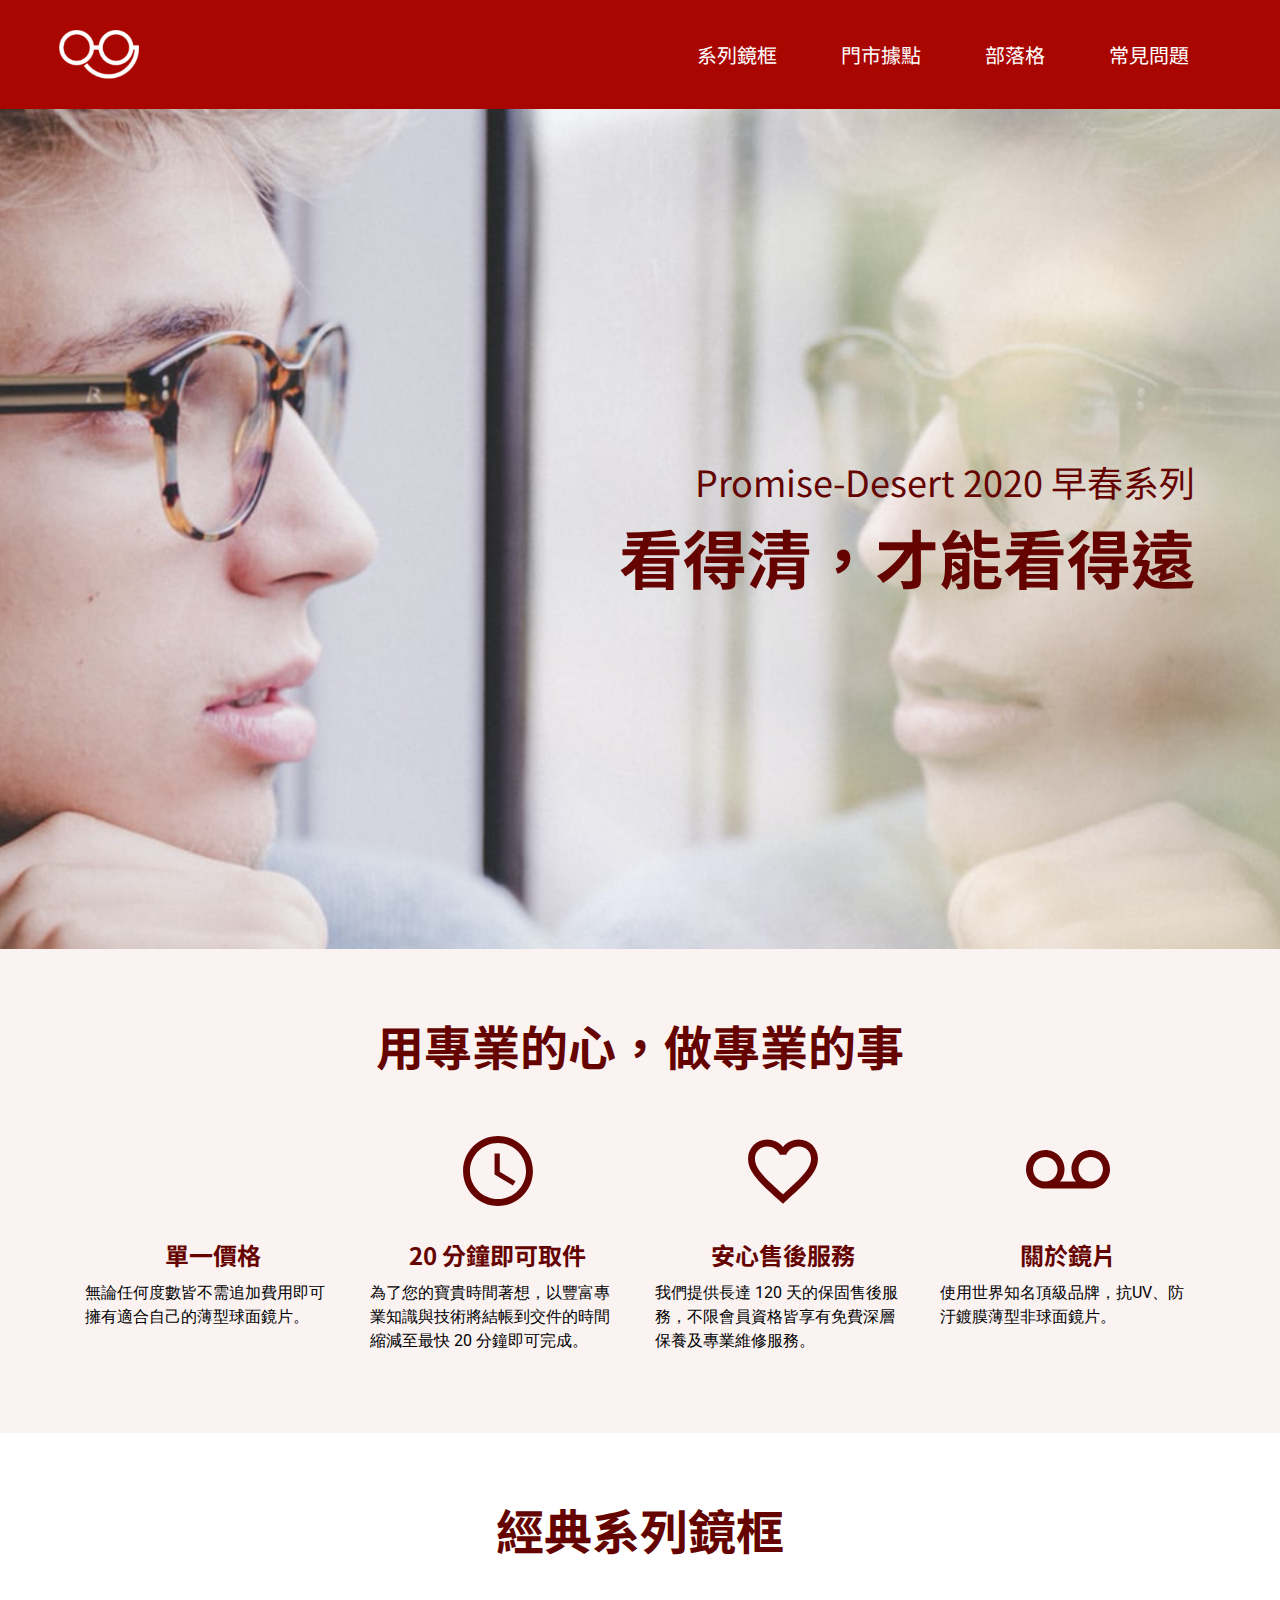
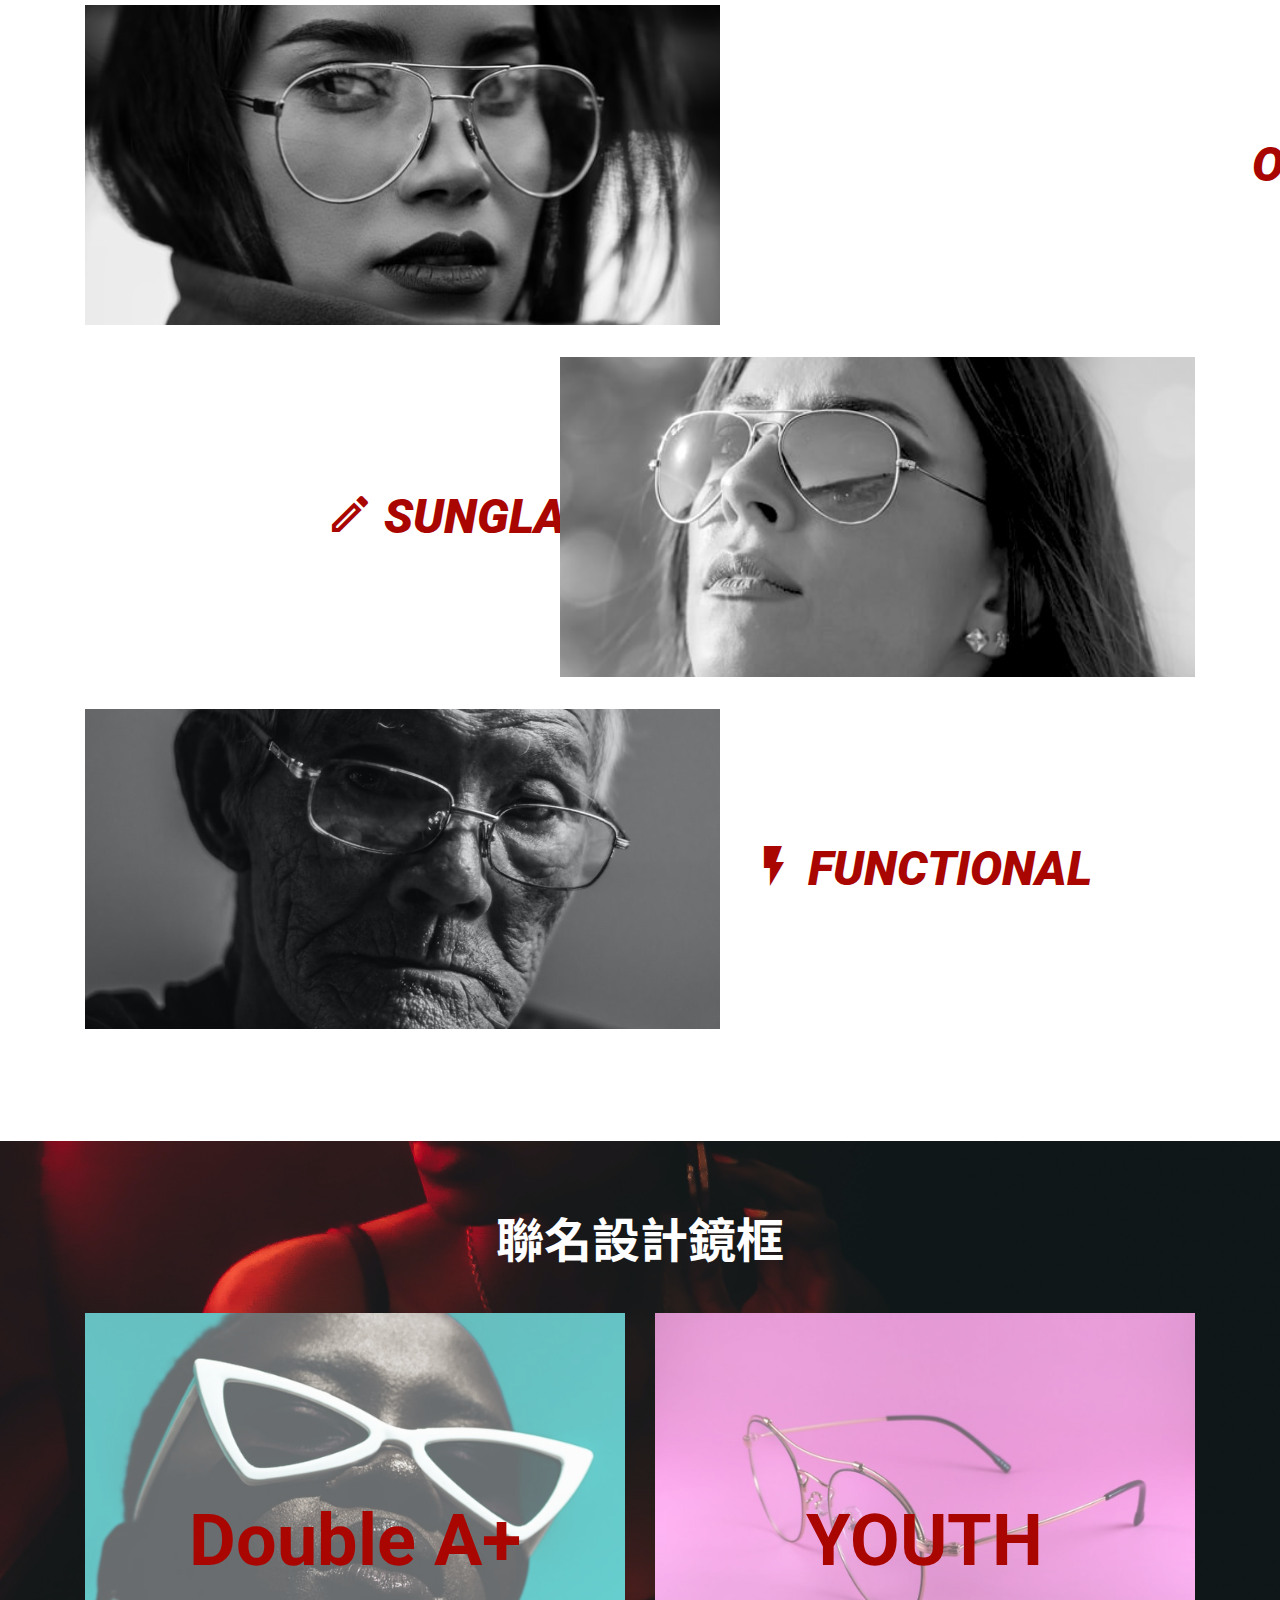
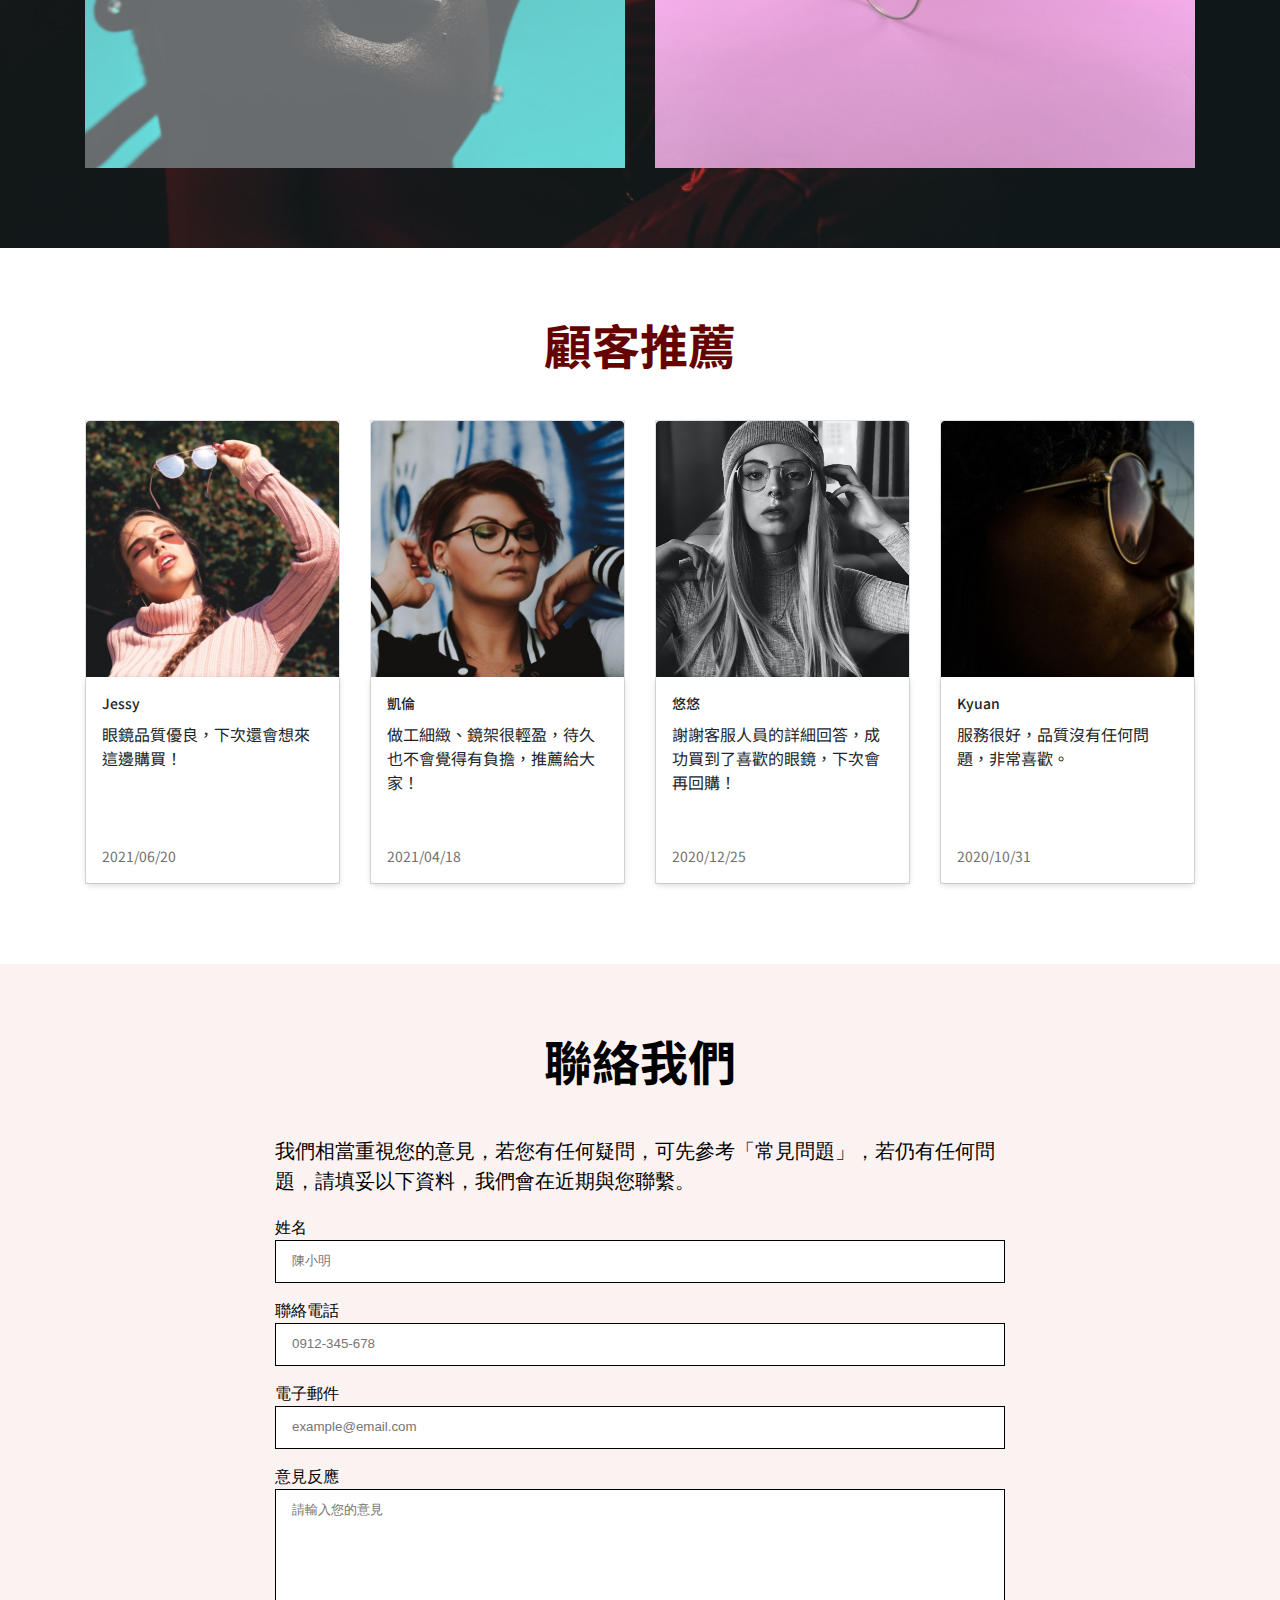
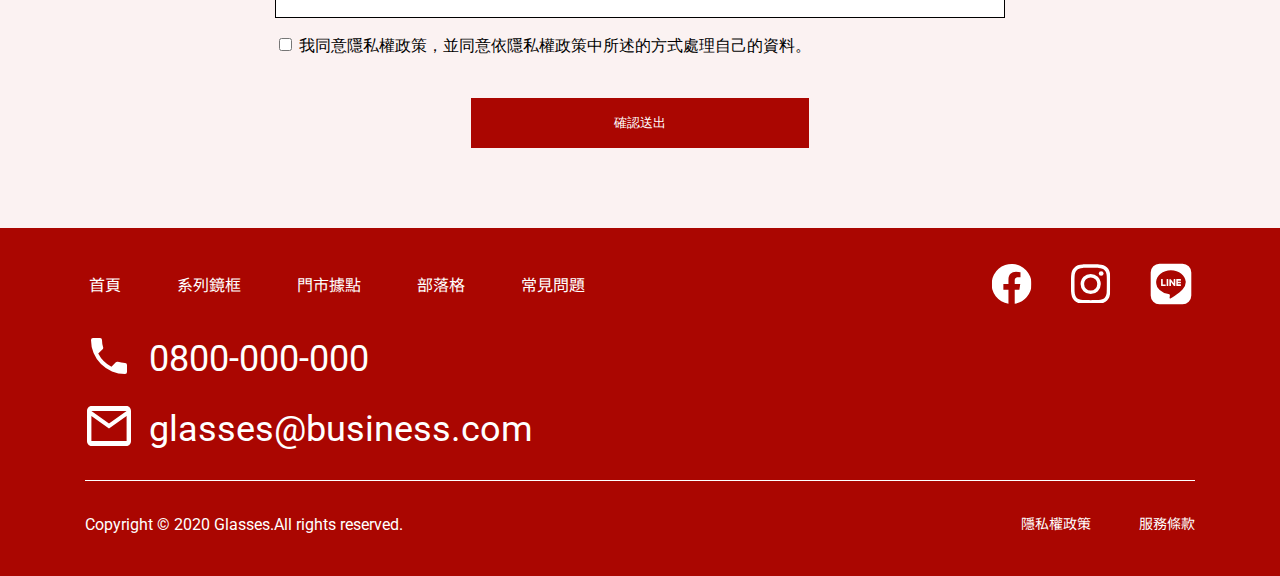
<file: index.html>
<!DOCTYPE html>
<html lang="zh-Hant">
  <head>
    <meta charset="UTF-8" />
    <meta name="viewport" content="width=device-width, initial-scale=1.0" />
    <meta http-equiv="X-UA-Compatible" content="ie=edge" />
    <title>八角眼鏡-首頁</title>
    <link rel="stylesheet" href="./assets/style/all.css" />
    <link
      href="https://fonts.googleapis.com/css2?family=Material+Icons+Outlined"
      rel="stylesheet"
    />
  </head>

  <body>
    <main>
      <nav class="d_flex justify_sb">
        <h1 class="logo"><a href="index.html">八角眼鏡</a></h1>

        <ul class="menu">
          <li><a href="#">系列鏡框</a></li>
          <li><a href="location.html">門市據點</a></li>
          <li><a href="#">部落格</a></li>
          <li><a href="faq.html">常見問題</a></li>
        </ul>
      </nav>

      
<div class="no_content"></div>
<header class="header">
  <div class="container">
    <div class="slogan">
      <span>Promise-Desert 2020 早春系列</span>
      <h2>看得清，才能看得遠</h2>
    </div>
  </div>
</header>
<section class="proheart">
  <div class="container">
    <h3 class="title">用專業的心，做專業的事</h3>
    <ul class="special">
      <li>
        <div class="img_block">
          <span class="material-icons-outlined"> paid </span>
        </div>
        <h5 class="title_sm">單一價格</h5>
        <p>無論任何度數皆不需追加費用即可擁有適合自己的薄型球面鏡片。</p>
      </li>
      <li>
        <div class="img_block">
          <span class="material-icons-outlined">
            access_time
            </span>
        </div>

        <h5 class="title_sm">20 分鐘即可取件</h5>
        <p>
          為了您的寶貴時間著想，以豐富專業知識與技術將結帳到交件的時間縮減至最快
          20 分鐘即可完成。
        </p>
      </li>
      <li>
        <div class="img_block">
          <span class="material-icons-outlined"> favorite_border </span>
        </div>

        <h5 class="title_sm">安心售後服務</h5>
        <p>
          我們提供長達 120
          天的保固售後服務，不限會員資格皆享有免費深層保養及專業維修服務。
        </p>
      </li>
      <li>
        <div class="img_block">
          <span class="material-icons-outlined"> voicemail </span>
        </div>

        <h5 class="title_sm">關於鏡片</h5>
        <p>使用世界知名頂級品牌，抗UV、防汙鍍膜薄型非球面鏡片。</p>
      </li>
    </ul>
  </div>
</section>
<section class="classical">
  <div class="container">
    <h3 class="title">經典系列鏡框</h3>
    <ul class="feature">
      <li>
        <img class="card" src="./assets/images/product-1.png" alt="optical" />
        <div class="feature_text">
          <div class="icon_block">
            <span class="material-icons-outlined"> auto_awesome </span>
          </div>
          <h4>optical</h4>
        </div>
      </li>
      <li class="row_reverse">
        <img
          class="card"
          src="./assets/images/product-2.png"
          alt="sunglasses"
        />
        <div class="feature_text">
          <div class="icon_block">
            <span class="material-icons-outlined"> light_mode </span>
          </div>
          <h4>sunglasses</h4>
        </div>
      </li>
      <li>
        <img
          class="card"
          src="./assets/images/product-3.png"
          alt="functional"
        />
        <div class="feature_text">
          <dv class="icon_block"
            ><span class="material-icons-outlined"> flash_on </span></dv
          >

          <h4>functional</h4>
        </div>
      </li>
    </ul>
  </div>
</section>
<section class="cobrand">
  <div class="container">
    <h3 class="title">聯名設計鏡框</h3>
    <ul class="cobrand_flex">
      <li class="cobrand_block">
        <h4>Double A+</h4>
        <img src="./assets/images/product-8.png" alt="產品照" />
      </li>
      <li class="cobrand_block">
        <h4>YOUTH</h4>
        <img src="./assets/images/product-9.png" alt="產品照" />
      </li>
    </ul>
  </div>
</section>
<section class="recommend">
  <div class="container">
    <h3 class="title">顧客推薦</h3>
    <ul class="statement">
      <li>
        <img src="./assets/images/rec-1.png" alt="Jessy photo" />
        <div class="thought">
          <div class="thought_body">
            <span>Jessy</span>
            <p>眼鏡品質優良，下次還會想來這邊購買！</p>
          </div>

          <span class="date">2021/06/20</span>
        </div>
      </li>
      <li>
        <img src="./assets/images/rec-2.png" alt="凱倫 photo" />
        <div class="thought">
          <div class="thought_body">
            <span>凱倫</span>
            <p>做工細緻、鏡架很輕盈，待久也不會覺得有負擔，推薦給大家！</p>
          </div>
          <span class="date">2021/04/18</span>
        </div>
      </li>
      <li>
        <img src="./assets/images/rec-3.png" alt="悠悠 photo" />
        <div class="thought">
          <div class="thought_body">
            <span>悠悠</span>
            <p>謝謝客服人員的詳細回答，成功買到了喜歡的眼鏡，下次會再回購！</p>
          </div>
          <span class="date">2020/12/25</span>
        </div>
      </li>
      <li>
        <img src="./assets/images/rec-4.png" alt="Kyuan photo" />
        <div class="thought">
          <div class="thought_body">
            <span>Kyuan</span>
            <p>服務很好，品質沒有任何問題，非常喜歡。</p>
          </div>

          <span class="date">2020/10/31</span>
        </div>
      </li>
    </ul>
  </div>
</section>
<section class="contact">
  <div class="container">
    <div class="scope">
      <h3 class="title">聯絡我們</h3>
      <p class="explain">
        我們相當重視您的意見，若您有任何疑問，可先參考「常見問題」，若仍有任何問題，請填妥以下資料，我們會在近期與您聯繫。
      </p>
      <form>
        <ul class="form_content">
          <li>
            <label for="name">姓名</label><br />
            <input id="name" type="text" placeholder="陳小明" />
          </li>
          <li>
            <label for="tel">聯絡電話</label><br />
            <input id="tel" type="tel" placeholder="0912-345-678" />
          </li>
          <li>
            <label for="email">電子郵件</label><br />
            <input id="email" type="email" placeholder="example@email.com" />
          </li>
          <li>
            <label for="opinion">意見反應</label><br />
            <input
              id="opinion"
              class="opinion"
              type="text"
              placeholder="請輸入您的意見"
            />
          </li>
        </ul>
        <div class="agree">
          <input
            id="agreement"
            type="checkbox"
            value="unchecked"
            for="agreement"
          />
          <label for="agreement"
            >我同意隱私權政策，並同意依隱私權政策中所述的方式處理自己的資料。</label
          >
        </div>
        <input
          button
          class="submit"
          name="submit"
          type="submit"
          value="確認送出"
        />
      </form>
    </div>
  </div>
</section>


      <footer>
        <div class="container">
          <div class="footer_flex">
            <div class="footer_link">
              <ul class="footer_menu">
                <li><a href="index.html">首頁</a></li>
                <li><a href="#">系列鏡框</a></li>
                <li><a href="location.html">門市據點</a></li>
                <li><a href="#">部落格</a></li>
                <li><a href="faq.html">常見問題</a></li>
              </ul>
              <ul class="findus">
                <li>
                  <div class="footer_icon">
                    <img src="./assets/images/icon-phone.svg" alt="phone" />
                  </div>
                  <a href="tel:+886-800000000">0800-000-000</a>
                </li>
                <li>
                  <div class="footer_icon">
                    <img src="./assets/images/icon-mail.svg" alt="mail" />
                  </div>
                  <a href="mailto:glasses@business.com">glasses@business.com</a>
                </li>
              </ul>
            </div>
            <ul class="social">
              <li>
                <a href="#"
                  ><img src="./assets/images/icon-fb.svg" alt="FB"
                /></a>
              </li>
              <li>
                <a href="#"
                  ><img src="./assets/images/icon-ig.svg" alt="IG"
                /></a>
              </li>
              <li>
                <a href="#"
                  ><img src="./assets/images/icon-line.svg" alt="LINE"
                /></a>
              </li>
            </ul>
          </div>

          <div class="Copyright">
            <p>Copyright © 2020 Glasses.All rights reserved.</p>
            <ul class="privicy">
              <li><a href="#">隱私權政策</a></li>
              <li><a href="#">服務條款</a></li>
            </ul>
          </div>
        </div>
      </footer>
      <script src="./assets/js/vendors.js"></script>
      <script src="./assets/js/all.js"></script>
    </main>
  </body>
</html>
</file>
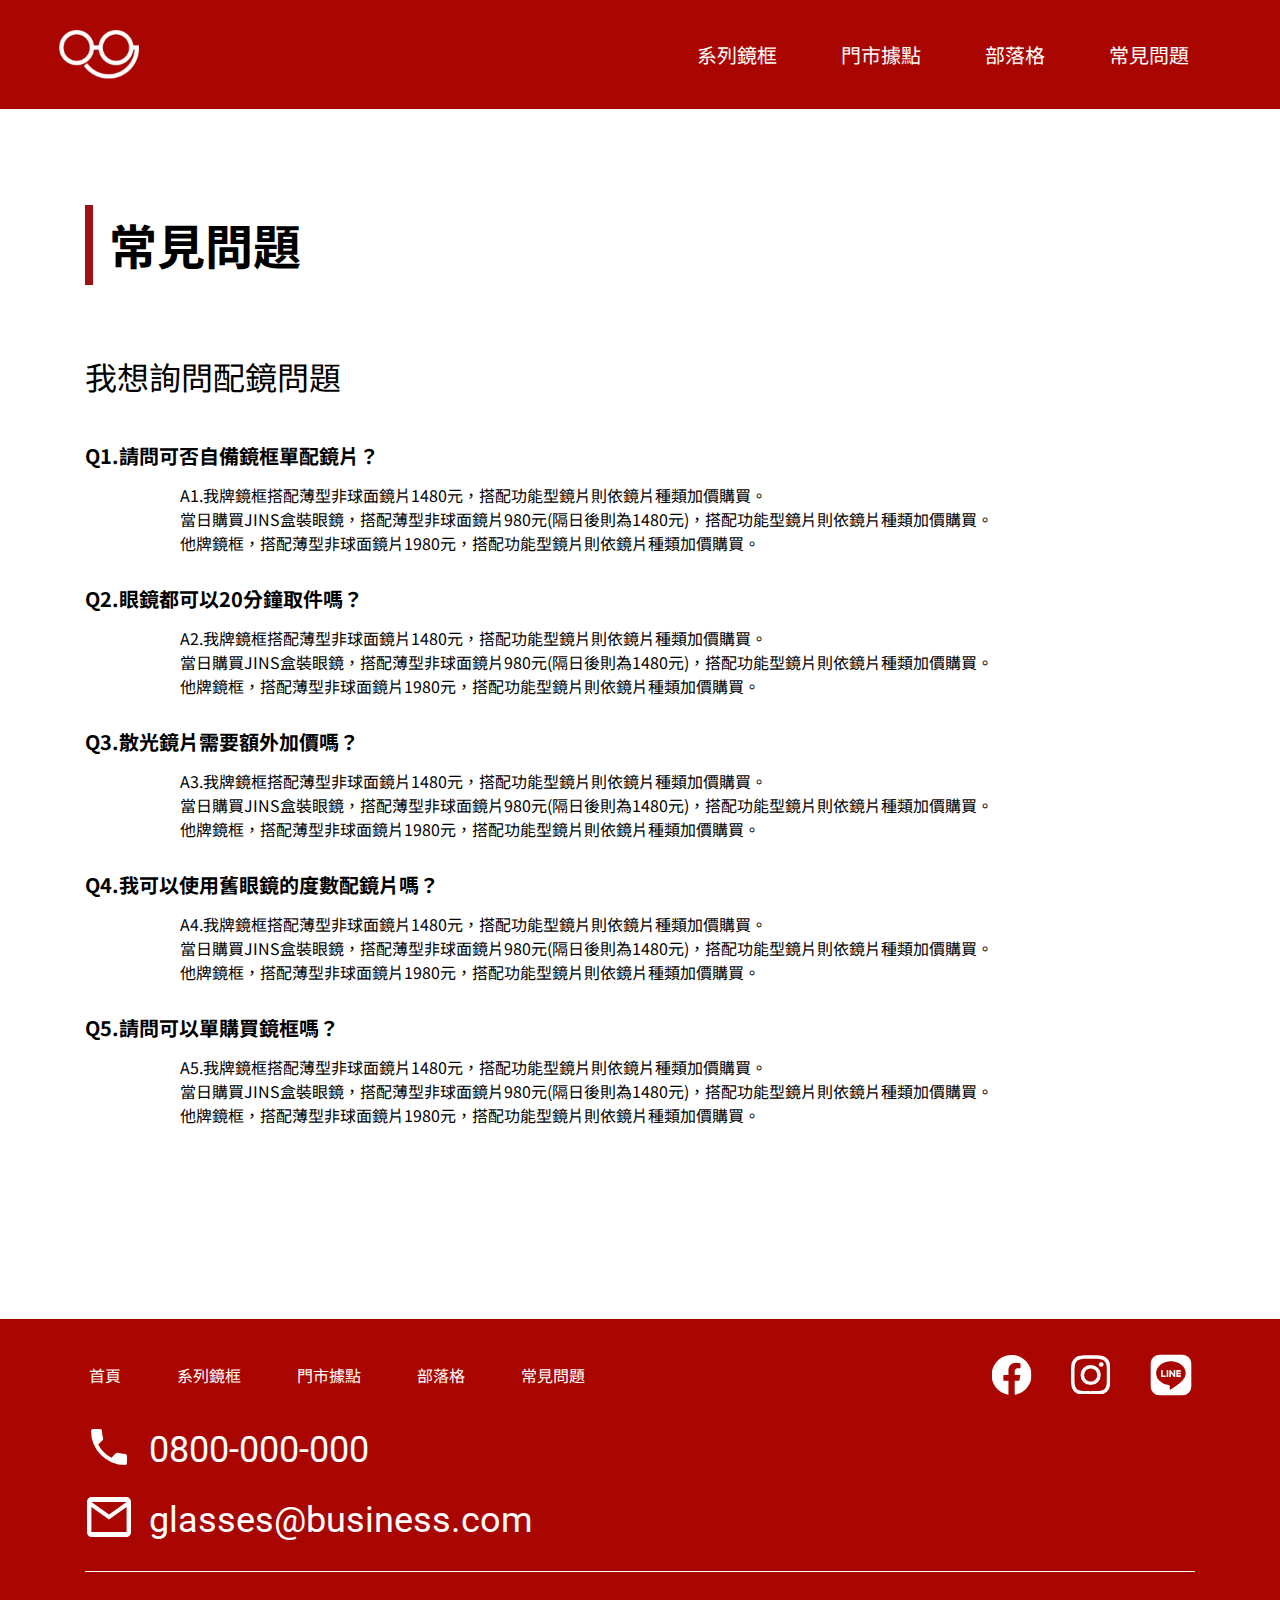
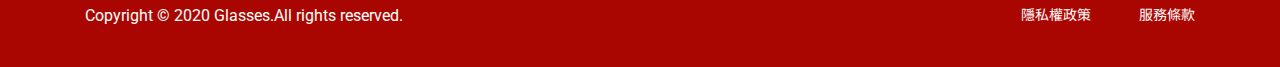
<file: faq.html>
<!DOCTYPE html>
<html lang="zh-Hant">
  <head>
    <meta charset="UTF-8" />
    <meta name="viewport" content="width=device-width, initial-scale=1.0" />
    <meta http-equiv="X-UA-Compatible" content="ie=edge" />
    <title>八角眼鏡-常見問題</title>
    <link rel="stylesheet" href="./assets/style/all.css" />
    <link
      href="https://fonts.googleapis.com/css2?family=Material+Icons+Outlined"
      rel="stylesheet"
    />
  </head>

  <body>
    <main>
      <nav class="d_flex justify_sb">
        <h1 class="logo"><a href="index.html">八角眼鏡</a></h1>

        <ul class="menu">
          <li><a href="#">系列鏡框</a></li>
          <li><a href="location.html">門市據點</a></li>
          <li><a href="#">部落格</a></li>
          <li><a href="faq.html">常見問題</a></li>
        </ul>
      </nav>

      
<section class="faq">
  <div class="container">
    <h2 class="faq-title">常見問題</h2>
    <h3 class="about">我想詢問配鏡問題</h3>
    <ul class="questionList">
      <li>
        <h4 class="question">Q1.請問可否自備鏡框單配鏡片？</h4>
        <div class="answer-body"><div class="blank"></div>
        <p class="answer-text">
          A1.我牌鏡框搭配薄型非球面鏡片1480元，搭配功能型鏡片則依鏡片種類加價購買。<br>當日購買JINS盒裝眼鏡，搭配薄型非球面鏡片980元(隔日後則為1480元)，搭配功能型鏡片則依鏡片種類加價購買。<br>他牌鏡框，搭配薄型非球面鏡片1980元，搭配功能型鏡片則依鏡片種類加價購買。
        </p></div>
        
      </li>
      <li>
        <h4 class="question">Q2.眼鏡都可以20分鐘取件嗎？</h4>
        <div class="answer-body"><div class="blank"></div>
        <p class="answer-text">
            A2.我牌鏡框搭配薄型非球面鏡片1480元，搭配功能型鏡片則依鏡片種類加價購買。<br>當日購買JINS盒裝眼鏡，搭配薄型非球面鏡片980元(隔日後則為1480元)，搭配功能型鏡片則依鏡片種類加價購買。<br>他牌鏡框，搭配薄型非球面鏡片1980元，搭配功能型鏡片則依鏡片種類加價購買。
        </p></div>
      </li>
      <li>
        <h4 class="question">Q3.散光鏡片需要額外加價嗎？</h4>
        <div class="answer-body"><div class="blank"></div>
        <p class="answer-text">
            A3.我牌鏡框搭配薄型非球面鏡片1480元，搭配功能型鏡片則依鏡片種類加價購買。<br>當日購買JINS盒裝眼鏡，搭配薄型非球面鏡片980元(隔日後則為1480元)，搭配功能型鏡片則依鏡片種類加價購買。<br>他牌鏡框，搭配薄型非球面鏡片1980元，搭配功能型鏡片則依鏡片種類加價購買。
        </p></div>
      </li>
      <li>
        <h4 class="question">Q4.我可以使用舊眼鏡的度數配鏡片嗎？</h4>
        <div class="answer-body"><div class="blank"></div>
        <p class="answer-text">
            A4.我牌鏡框搭配薄型非球面鏡片1480元，搭配功能型鏡片則依鏡片種類加價購買。<br>當日購買JINS盒裝眼鏡，搭配薄型非球面鏡片980元(隔日後則為1480元)，搭配功能型鏡片則依鏡片種類加價購買。<br>他牌鏡框，搭配薄型非球面鏡片1980元，搭配功能型鏡片則依鏡片種類加價購買。
        </p></div>
      </li>
      <li>
        <h4 class="question">Q5.請問可以單購買鏡框嗎？</h4>
        <div class="answer-body"><div class="blank"></div>
        <p class="answer-text">
            A5.我牌鏡框搭配薄型非球面鏡片1480元，搭配功能型鏡片則依鏡片種類加價購買。<br>當日購買JINS盒裝眼鏡，搭配薄型非球面鏡片980元(隔日後則為1480元)，搭配功能型鏡片則依鏡片種類加價購買。<br>他牌鏡框，搭配薄型非球面鏡片1980元，搭配功能型鏡片則依鏡片種類加價購買。
        </p></div>
      </li>
    </ul>
  </div>
</section>


      <footer>
        <div class="container">
          <div class="footer_flex">
            <div class="footer_link">
              <ul class="footer_menu">
                <li><a href="index.html">首頁</a></li>
                <li><a href="#">系列鏡框</a></li>
                <li><a href="location.html">門市據點</a></li>
                <li><a href="#">部落格</a></li>
                <li><a href="faq.html">常見問題</a></li>
              </ul>
              <ul class="findus">
                <li>
                  <div class="footer_icon">
                    <img src="./assets/images/icon-phone.svg" alt="phone" />
                  </div>
                  <a href="tel:+886-800000000">0800-000-000</a>
                </li>
                <li>
                  <div class="footer_icon">
                    <img src="./assets/images/icon-mail.svg" alt="mail" />
                  </div>
                  <a href="mailto:glasses@business.com">glasses@business.com</a>
                </li>
              </ul>
            </div>
            <ul class="social">
              <li>
                <a href="#"
                  ><img src="./assets/images/icon-fb.svg" alt="FB"
                /></a>
              </li>
              <li>
                <a href="#"
                  ><img src="./assets/images/icon-ig.svg" alt="IG"
                /></a>
              </li>
              <li>
                <a href="#"
                  ><img src="./assets/images/icon-line.svg" alt="LINE"
                /></a>
              </li>
            </ul>
          </div>

          <div class="Copyright">
            <p>Copyright © 2020 Glasses.All rights reserved.</p>
            <ul class="privicy">
              <li><a href="#">隱私權政策</a></li>
              <li><a href="#">服務條款</a></li>
            </ul>
          </div>
        </div>
      </footer>
      <script src="./assets/js/vendors.js"></script>
      <script src="./assets/js/all.js"></script>
    </main>
  </body>
</html>
</file>
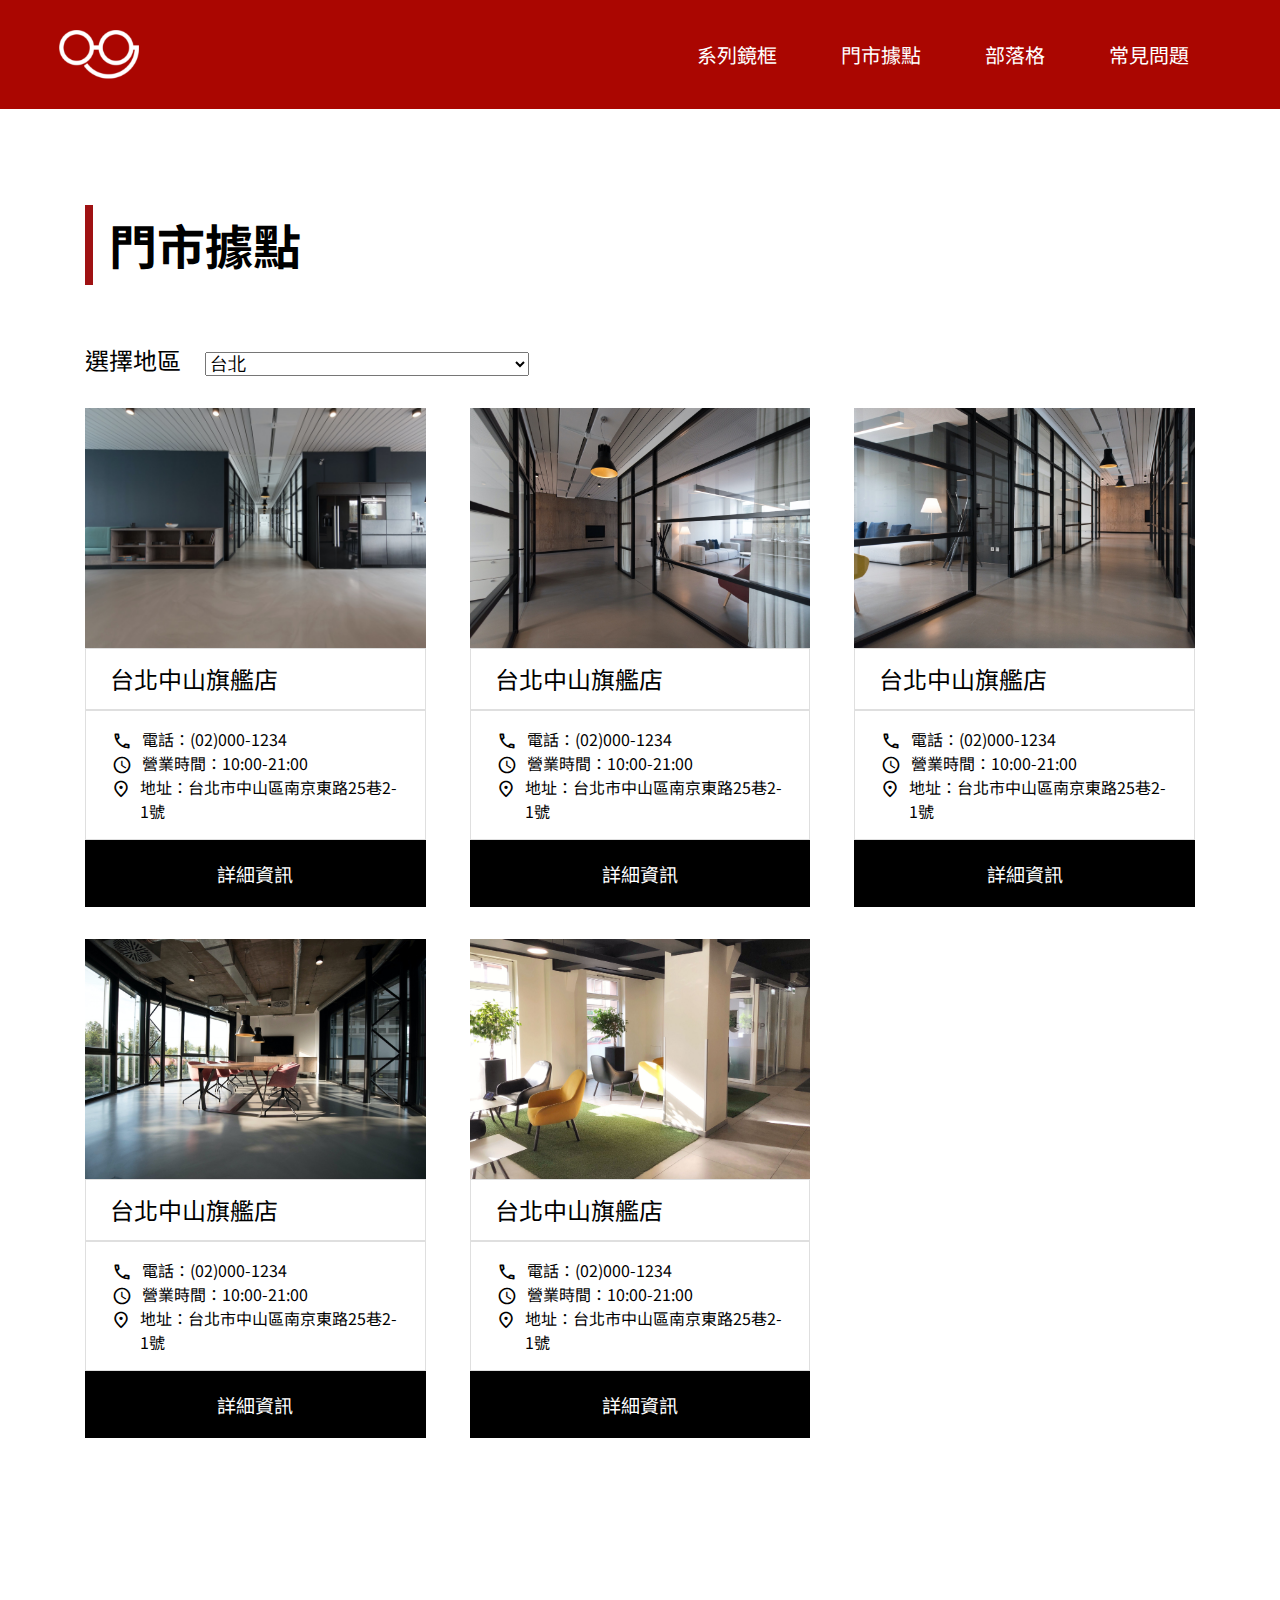
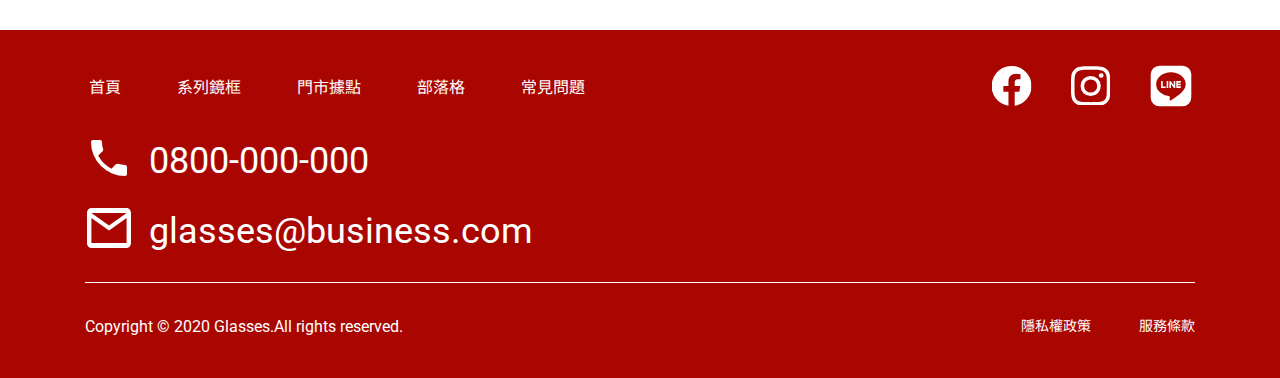
<file: location.html>
<!DOCTYPE html>
<html lang="zh-Hant">
  <head>
    <meta charset="UTF-8" />
    <meta name="viewport" content="width=device-width, initial-scale=1.0" />
    <meta http-equiv="X-UA-Compatible" content="ie=edge" />
    <title>八角眼鏡-門市據點</title>
    <link rel="stylesheet" href="./assets/style/all.css" />
    <link
      href="https://fonts.googleapis.com/css2?family=Material+Icons+Outlined"
      rel="stylesheet"
    />
  </head>

  <body>
    <main>
      <nav class="d_flex justify_sb">
        <h1 class="logo"><a href="index.html">八角眼鏡</a></h1>

        <ul class="menu">
          <li><a href="#">系列鏡框</a></li>
          <li><a href="location.html">門市據點</a></li>
          <li><a href="#">部落格</a></li>
          <li><a href="faq.html">常見問題</a></li>
        </ul>
      </nav>

      
<section class="location">
  <div class="container">
    <h2 class="location-title">門市據點</h2>
    <div class="choose">
      <span>選擇地區</span>
      <select name="city" id="">
        <option value="taipei">台北</option>
        <option value="taichung">台中</option>
        <option value="kaohsiung">高雄</option>
      </select>
    </div>
    <ul class="location-cardList">
      <li class="location-card">
        <img src="./assets/images/locate1.jpeg" alt="" class="location-img" />
        <h3 class="branch">台北中山旗艦店</h3>
        <ul class="info">
          <li>
            <div class="icon-block">
              <span class="material-icons-outlined"> phone </span>
            </div>
            <p>電話：(02)000-1234</p>
          </li>
          <li>
            <div class="icon-block">
              <span class="material-icons-outlined"> access_time </span>
            </div>
            <p>營業時間：10:00-21:00</p>
          </li>
          <li>
            <div class="icon-block">
              <span class="material-icons-outlined icon-location"> place </span>
            </div>
            <p>地址：台北市中山區南京東路25巷2-1號</p>
          </li>
        </ul>
        <div class="btn-detail"><a href="#">詳細資訊</a></div>
      </li>
      <li class="location-card">
        <img src="./assets/images/locate2.jpg" alt="" class="location-img" />
        <h3 class="branch">台北中山旗艦店</h3>
        <ul class="info">
          <li>
            <div class="icon-block">
              <span class="material-icons-outlined"> phone </span>
            </div>
            <p>電話：(02)000-1234</p>
          </li>
          <li>
            <div class="icon-block">
              <span class="material-icons-outlined"> access_time </span>
            </div>
            <p>營業時間：10:00-21:00</p>
          </li>
          <li>
            <div class="icon-block">
              <span class="material-icons-outlined icon-location"> place </span>
            </div>
            <p>地址：台北市中山區南京東路25巷2-1號</p>
          </li>
        </ul>
        <div class="btn-detail"><a href="#">詳細資訊</a></div>
      </li>
      <li class="location-card">
        <img src="./assets/images/locate3.jpg" alt="" class="location-img" />
        <h3 class="branch">台北中山旗艦店</h3>
        <ul class="info">
          <li>
            <div class="icon-block">
              <span class="material-icons-outlined"> phone </span>
            </div>
            <p>電話：(02)000-1234</p>
          </li>
          <li>
            <div class="icon-block">
              <span class="material-icons-outlined"> access_time </span>
            </div>
            <p>營業時間：10:00-21:00</p>
          </li>
          <li>
            <div class="icon-block">
              <span class="material-icons-outlined icon-location"> place </span>
            </div>
            <p>地址：台北市中山區南京東路25巷2-1號</p>
          </li>
        </ul>
        <div class="btn-detail"><a href="#">詳細資訊</a></div>
      </li>
      <li class="location-card">
        <img src="./assets/images/locate4.jpg" alt="" class="location-img" />
        <h3 class="branch">台北中山旗艦店</h3>
        <ul class="info">
          <li>
            <div class="icon-block">
              <span class="material-icons-outlined"> phone </span>
            </div>
            <p>電話：(02)000-1234</p>
          </li>
          <li>
            <div class="icon-block">
              <span class="material-icons-outlined"> access_time </span>
            </div>
            <p>營業時間：10:00-21:00</p>
          </li>
          <li>
            <div class="icon-block">
              <span class="material-icons-outlined icon-location"> place </span>
            </div>
            <p>地址：台北市中山區南京東路25巷2-1號</p>
          </li>
        </ul>
        <div class="btn-detail"><a href="#">詳細資訊</a></div>
      </li>
      <li class="location-card">
        <img src="./assets/images/locate5.jpg" alt="" class="location-img" />
        <h3 class="branch">台北中山旗艦店</h3>
        <ul class="info">
          <li>
            <div class="icon-block">
              <span class="material-icons-outlined"> phone </span>
            </div>
            <p>電話：(02)000-1234</p>
          </li>
          <li>
            <div class="icon-block">
              <span class="material-icons-outlined"> access_time </span>
            </div>
            <p>營業時間：10:00-21:00</p>
          </li>
          <li>
            <div class="icon-block">
              <span class="material-icons-outlined icon-location"> place </span>
            </div>
            <p>地址：台北市中山區南京東路25巷2-1號</p>
          </li>
        </ul>
        <div class="btn-detail"><a href="#">詳細資訊</a></div>
      </li>
    </ul>
  </div>
</section>


      <footer>
        <div class="container">
          <div class="footer_flex">
            <div class="footer_link">
              <ul class="footer_menu">
                <li><a href="index.html">首頁</a></li>
                <li><a href="#">系列鏡框</a></li>
                <li><a href="location.html">門市據點</a></li>
                <li><a href="#">部落格</a></li>
                <li><a href="faq.html">常見問題</a></li>
              </ul>
              <ul class="findus">
                <li>
                  <div class="footer_icon">
                    <img src="./assets/images/icon-phone.svg" alt="phone" />
                  </div>
                  <a href="tel:+886-800000000">0800-000-000</a>
                </li>
                <li>
                  <div class="footer_icon">
                    <img src="./assets/images/icon-mail.svg" alt="mail" />
                  </div>
                  <a href="mailto:glasses@business.com">glasses@business.com</a>
                </li>
              </ul>
            </div>
            <ul class="social">
              <li>
                <a href="#"
                  ><img src="./assets/images/icon-fb.svg" alt="FB"
                /></a>
              </li>
              <li>
                <a href="#"
                  ><img src="./assets/images/icon-ig.svg" alt="IG"
                /></a>
              </li>
              <li>
                <a href="#"
                  ><img src="./assets/images/icon-line.svg" alt="LINE"
                /></a>
              </li>
            </ul>
          </div>

          <div class="Copyright">
            <p>Copyright © 2020 Glasses.All rights reserved.</p>
            <ul class="privicy">
              <li><a href="#">隱私權政策</a></li>
              <li><a href="#">服務條款</a></li>
            </ul>
          </div>
        </div>
      </footer>
      <script src="./assets/js/vendors.js"></script>
      <script src="./assets/js/all.js"></script>
    </main>
  </body>
</html>
</file>
<file: assets/style/all.css>
@charset "UTF-8";
@import url("https://fonts.googleapis.com/css2?family=Noto+Sans+TC:wght@400;500;700&family=Roboto:ital,wght@0,400;0,700;1,900&display=swap");
.container {
  max-width: 1140px;
  margin: 0 auto;
  padding: 0 15px; }
  @media (max-width: 768px) {
    .container {
      max-width: 720px; } }
  @media (max-width: 375px) {
    .container {
      max-width: 375px; } }

/* http://meyerweb.com/eric/tools/css/reset/ 
   v2.0 | 20110126
   License: none (public domain)
*/
html,
body,
div,
span,
applet,
object,
iframe,
h1,
h2,
h3,
h4,
h5,
h6,
p,
blockquote,
pre,
a,
abbr,
acronym,
address,
big,
cite,
code,
del,
dfn,
em,
img,
ins,
kbd,
q,
s,
samp,
small,
strike,
strong,
sub,
sup,
tt,
var,
b,
u,
i,
center,
dl,
dt,
dd,
ol,
ul,
li,
fieldset,
form,
label,
legend,
table,
caption,
tbody,
tfoot,
thead,
tr,
th,
td,
article,
aside,
canvas,
details,
embed,
figure,
figcaption,
footer,
header,
hgroup,
menu,
nav,
output,
ruby,
section,
summary,
time,
mark,
audio,
video {
  margin: 0;
  padding: 0;
  border: 0;
  font-size: 100%;
  font: inherit;
  vertical-align: baseline; }

/* HTML5 display-role reset for older browsers */
article,
aside,
details,
figcaption,
figure,
footer,
header,
hgroup,
menu,
nav,
section {
  display: block; }

body {
  line-height: 1; }

ol,
ul {
  list-style: none; }

blockquote,
q {
  quotes: none; }

blockquote:before,
blockquote:after,
q:before,
q:after {
  content: "";
  content: none; }

table {
  border-collapse: collapse;
  border-spacing: 0; }

*,
*::before,
*::after {
  -webkit-box-sizing: border-box;
          box-sizing: border-box; }

img {
  max-width: 100%;
  height: auto;
  vertical-align: middle; }

a {
  text-decoration: none; }

.d_flex {
  display: -webkit-box;
  display: -ms-flexbox;
  display: flex; }

.flex_column {
  -webkit-box-orient: vertical;
  -webkit-box-direction: normal;
      -ms-flex-direction: column;
          flex-direction: column; }

.justify_sb {
  -webkit-box-pack: justify;
      -ms-flex-pack: justify;
          justify-content: space-between; }

.justify_c {
  -webkit-box-pack: center;
      -ms-flex-pack: center;
          justify-content: center; }

body {
  font-family: "Noto Sans", "Roboto", -apple-system, BlinkMacSystemFont, "Segoe UI", "Microsoft JhengHei", "Helvetica Neue", Arial, sans-serif;
  font-size: 16px;
  line-height: 1.5; }

nav {
  background: #AA0601;
  padding-left: 4.6%;
  padding-right: 4.6%; }
  @media (max-width: 375px) {
    nav {
      position: fixed;
      -webkit-box-orient: vertical;
      -webkit-box-direction: normal;
          -ms-flex-direction: column;
              flex-direction: column;
      -webkit-box-align: center;
          -ms-flex-align: center;
              align-items: center;
      padding: 0;
      z-index: 10; } }

a {
  color: #fff; }

.logo a {
  margin: 30px auto;
  display: block;
  width: 80px;
  height: 49px;
  background: url(../images/logo.png) no-repeat;
  text-indent: 110%;
  white-space: nowrap;
  overflow: hidden; }
  @media (max-width: 375px) {
    .logo a {
      margin: 10px 0;
      width: 48px;
      height: 30px;
      background: url(../images/logo-new.png) no-repeat; } }

.menu {
  font-family: "Noto Sans TC", sans-serif;
  font-size: 20px;
  line-height: 1.5;
  display: -webkit-box;
  display: -ms-flexbox;
  display: flex;
  -webkit-box-align: center;
      -ms-flex-align: center;
          align-items: center; }
  @media (max-width: 375px) {
    .menu {
      -ms-flex-wrap: wrap;
          flex-wrap: wrap; } }
  @media (max-width: 375px) {
    .menu li {
      margin-left: 0;
      width: 50%; } }

.menu li a {
  display: block;
  padding: 39.5px 32px; }
  @media (max-width: 375px) {
    .menu li a {
      text-align: center;
      display: block;
      padding: 8px 16px;
      border: 1px solid #fff; } }
  .menu li a:hover {
    background: #650300; }

footer {
  background: #AA0601;
  padding-top: 32px;
  padding-bottom: 39px; }
  @media (max-width: 375px) {
    footer {
      padding-top: 24px; } }

.footer_menu {
  display: -webkit-box;
  display: -ms-flexbox;
  display: flex;
  margin-top: 12px;
  margin-bottom: 36px; }
  @media (max-width: 768px) {
    .footer_menu {
      margin-top: 6px; } }
  @media (max-width: 375px) {
    .footer_menu {
      display: none; } }
  .footer_menu li {
    margin-right: 48px;
    font-size: 16px;
    line-height: 1.5;
    font-family: "Noto Sans TC", sans-serif;
    font-weight: 400; }
    @media (max-width: 768px) {
      .footer_menu li {
        margin-right: 40px; } }

.footer_menu li a {
  padding: 4px; }
  .footer_menu li a:hover {
    background: #650300; }

.footer_flex {
  display: -webkit-box;
  display: -ms-flexbox;
  display: flex;
  -webkit-box-pack: justify;
      -ms-flex-pack: justify;
          justify-content: space-between; }

.footer_icon {
  width: 48px;
  height: 48px;
  margin-right: 16px;
  display: -webkit-box;
  display: -ms-flexbox;
  display: flex;
  -webkit-box-pack: center;
      -ms-flex-pack: center;
          justify-content: center;
  -webkit-box-align: center;
      -ms-flex-align: center;
          align-items: center; }
  @media (max-width: 768px) {
    .footer_icon {
      margin-right: 8px; } }

.social {
  display: -webkit-box;
  display: -ms-flexbox;
  display: flex; }
  .social li {
    margin-left: 32px; }
    @media (max-width: 768px) {
      .social li {
        margin-left: 24px; } }

.findus {
  margin-bottom: 24px; }
  @media (max-width: 768px) {
    .findus {
      margin-bottom: 20px; } }
  @media (max-width: 375px) {
    .findus {
      margin-bottom: 24px; } }
  .findus li {
    display: -webkit-box;
    display: -ms-flexbox;
    display: flex;
    font-size: 36px;
    line-height: 1.5;
    color: #fff;
    font-family: "Roboto", sans-serif;
    font-weight: 400; }
    @media (max-width: 768px) {
      .findus li {
        font-size: 20px;
        line-height: 1.5; } }
    @media (max-width: 375px) {
      .findus li {
        font-size: 16px;
        line-height: 1.875; } }
    .findus li:first-child {
      margin-bottom: 16px; }
      @media (max-width: 768px) {
        .findus li:first-child {
          margin-bottom: 12px; } }
    .findus li a:hover {
      color: #650300; }

.Copyright {
  display: -webkit-box;
  display: -ms-flexbox;
  display: flex;
  -webkit-box-pack: justify;
      -ms-flex-pack: justify;
          justify-content: space-between;
  color: #fff;
  border-top: 1px solid #fff;
  padding-top: 32px; }
  .Copyright p {
    font-family: "Roboto", sans-serif;
    font-weight: 400;
    font-size: 16px;
    line-height: 1.5; }
  @media (max-width: 768px) {
    .Copyright {
      padding-top: 24px; } }
  @media (max-width: 375px) {
    .Copyright {
      padding-top: 16px;
      font-size: 14px;
      line-height: 1.5;
      -webkit-box-orient: vertical;
      -webkit-box-direction: normal;
          -ms-flex-direction: column;
              flex-direction: column; } }

.privicy {
  display: -webkit-box;
  display: -ms-flexbox;
  display: flex;
  -webkit-box-pack: end;
      -ms-flex-pack: end;
          justify-content: flex-end; }
  .privicy li {
    margin-left: 48px;
    font-family: "Noto Sans TC", sans-serif;
    font-weight: 400;
    font-size: 14px;
    line-height: 1.5; }
    .privicy li a:hover {
      color: #650300; }
    @media (max-width: 375px) {
      .privicy li {
        margin-left: 0;
        margin-top: 8px; } }
  @media (max-width: 375px) {
    .privicy {
      -webkit-box-orient: vertical;
      -webkit-box-direction: normal;
          -ms-flex-direction: column;
              flex-direction: column; } }

@media (max-width: 768px) {
  .social img,
  .footer_icon {
    width: 24px;
    height: 24px; } }

/* header start */
.header {
  height: 840px;
  background: url(../images/banner.png) no-repeat;
  background-position: center;
  background-size: cover;
  color: #650300; }
  @media (max-width: 768px) {
    .header {
      background: url(../images/banner-sm.png) no-repeat; } }

.slogan {
  height: 840px;
  display: -webkit-box;
  display: -ms-flexbox;
  display: flex;
  -webkit-box-orient: vertical;
  -webkit-box-direction: normal;
      -ms-flex-direction: column;
          flex-direction: column;
  -webkit-box-pack: center;
      -ms-flex-pack: center;
          justify-content: center;
  -webkit-box-align: end;
      -ms-flex-align: end;
          align-items: flex-end; }
  .slogan span {
    font-size: 36px;
    line-height: 1.5;
    font-family: "Noto Sans TC", sans-serif;
    font-weight: 400; }
    @media (max-width: 768px) {
      .slogan span {
        font-size: 20px;
        line-height: 1.5; } }
    @media (max-width: 375px) {
      .slogan span {
        font-size: 16px;
        line-height: 1.875; } }
  .slogan h2 {
    font-size: 64px;
    line-height: 1.5;
    font-family: "Noto Sans TC", sans-serif;
    font-weight: 700; }
    @media (max-width: 768px) {
      .slogan h2 {
        font-size: 48px;
        line-height: 1.5; } }
    @media (max-width: 375px) {
      .slogan h2 {
        font-size: 32px;
        line-height: 2.25; } }

.no_content {
  display: none; }
  @media (max-width: 375px) {
    .no_content {
      display: block;
      height: 146px; } }

/* header end */
/* proheart start */
section {
  padding-top: 60px;
  padding-bottom: 80px; }
  @media (max-width: 768px) {
    section {
      padding-top: 40px;
      padding-bottom: 66px; } }
  @media (max-width: 375px) {
    section {
      padding-top: 32px;
      padding-bottom: 40px; } }

.proheart {
  background: #AA06010D; }
  .proheart p {
    line-height: 1.5;
    margin-top: 8px;
    text-align: left; }

.title {
  font-size: 48px;
  line-height: 1.5;
  color: #650300;
  text-align: center;
  font-family: "Noto Sans TC", sans-serif;
  font-weight: 700;
  margin-bottom: 40px; }
  @media (max-width: 768px) {
    .title {
      font-size: 32px;
      line-height: 1.5; } }
  @media (max-width: 375px) {
    .title {
      font-size: 24px;
      line-height: 2; } }

.title_sm {
  font-size: 1.5rem;
  line-height: 1.5;
  font-family: "Noto Sans TC", sans-serif;
  font-weight: 700;
  color: #650300;
  margin-top: 16px; }

.special {
  text-align: center;
  display: -webkit-box;
  display: -ms-flexbox;
  display: flex;
  -ms-flex-wrap: wrap;
      flex-wrap: wrap;
  -webkit-box-pack: justify;
      -ms-flex-pack: justify;
          justify-content: space-between; }
  @media (max-width: 375px) {
    .special {
      -webkit-box-pack: center;
          -ms-flex-pack: center;
              justify-content: center; } }
  .special li {
    width: 22.972975%; }
    @media (max-width: 768px) {
      .special li {
        width: 36.95652%;
        margin-bottom: 32px; } }
    @media (max-width: 375px) {
      .special li {
        width: 73.91304%; } }

.special li .img_block {
  width: 100px;
  height: 100px;
  margin: 0 auto;
  display: -webkit-box;
  display: -ms-flexbox;
  display: flex;
  -webkit-box-pack: center;
      -ms-flex-pack: center;
          justify-content: center;
  -webkit-box-align: center;
      -ms-flex-align: center;
          align-items: center; }

.img_block .material-icons-outlined {
  font-size: 5.25rem;
  color: #650300; }

/* proheart end */
/* classical英文錯了.... start */
.feature li {
  display: -webkit-box;
  display: -ms-flexbox;
  display: flex;
  -webkit-box-align: center;
      -ms-flex-align: center;
          align-items: center;
  margin-bottom: 32px; }
  @media (max-width: 768px) {
    .feature li {
      -webkit-box-orient: horizontal;
      -webkit-box-direction: normal;
          -ms-flex-direction: row;
              flex-direction: row; } }
  @media (max-width: 375px) {
    .feature li {
      -webkit-box-pack: center;
          -ms-flex-pack: center;
              justify-content: center;
      position: relative; } }

.row_reverse {
  -webkit-box-orient: horizontal;
  -webkit-box-direction: reverse;
      -ms-flex-direction: row-reverse;
          flex-direction: row-reverse; }

.card {
  height: 320px;
  width: 57.2072%;
  -o-object-fit: cover;
     object-fit: cover; }
  @media (max-width: 768px) {
    .card {
      height: 168px;
      width: 56.52173%; } }
  @media (max-width: 375px) {
    .card {
      height: 134px;
      width: 100%; } }

.feature_text {
  max-width: 44.29825%;
  display: -webkit-box;
  display: -ms-flexbox;
  display: flex;
  -webkit-box-align: center;
      -ms-flex-align: center;
          align-items: center;
  margin: 0 30px; }
  @media (max-width: 768px) {
    .feature_text {
      max-width: 35%; } }
  @media (max-width: 375px) {
    .feature_text {
      position: absolute;
      max-width: 100%;
      top: 50%;
      left: 50%;
      margin: 0;
      -webkit-transform: translate(-50%, -50%);
          -ms-transform: translate(-50%, -50%);
              transform: translate(-50%, -50%); } }

.icon_block {
  max-width: 100%;
  display: block; }

.icon_block .material-icons-outlined {
  font-size: 48px;
  color: #AA0601; }
  @media (max-width: 768px) {
    .icon_block .material-icons-outlined {
      font-size: 2.291875rem; } }

.feature h4 {
  margin-left: 10px;
  font-size: 48px;
  line-height: 1.5;
  color: #AA0601;
  font-family: "Roboto", sans-serif;
  font-weight: 900;
  font-style: italic;
  text-transform: uppercase; }
  @media (max-width: 768px) {
    .feature h4 {
      font-size: 28px;
      line-height: 2.6; } }

/* classical end */
/* cobrand start */
.cobrand {
  height: auto;
  background: url(../images/bg.png);
  background-position: center;
  background-size: cover;
  z-index: 1; }

.cobrand .title {
  color: #fff; }

.cobrand_flex {
  display: -webkit-box;
  display: -ms-flexbox;
  display: flex;
  -webkit-box-pack: justify;
      -ms-flex-pack: justify;
          justify-content: space-between; }
  @media (max-width: 375px) {
    .cobrand_flex {
      -ms-flex-wrap: wrap;
          flex-wrap: wrap;
      -webkit-box-pack: center;
          -ms-flex-pack: center;
              justify-content: center; } }

.cobrand_block {
  position: relative;
  background: #fff;
  width: 48.64864%; }
  @media (max-width: 768px) {
    .cobrand_block {
      width: 47.82608%; } }
  @media (max-width: 375px) {
    .cobrand_block {
      width: 100%;
      margin-bottom: 16px; } }
  .cobrand_block img {
    width: 100%;
    height: 455px;
    -o-object-fit: cover;
       object-fit: cover;
    opacity: 0.6; }
    @media (max-width: 768px) {
      .cobrand_block img {
        height: 278px; } }
    @media (max-width: 375px) {
      .cobrand_block img {
        height: 291px; } }

.cobrand_block h4 {
  font-size: 72px;
  line-height: 1.5;
  color: #AA0601;
  font-family: "Roboto", sans-serif;
  font-weight: 700;
  z-index: 5;
  position: absolute;
  top: 50%;
  left: 50%;
  -webkit-transform: translateX(-50%) translateY(-50%);
      -ms-transform: translateX(-50%) translateY(-50%);
          transform: translateX(-50%) translateY(-50%);
  width: 100%;
  text-align: center; }
  @media (max-width: 768px) {
    .cobrand_block h4 {
      font-size: 32px;
      line-height: 0.78125; } }

/* cobrand end */
/* recommend start */
.statement {
  width: 100%;
  display: -webkit-box;
  display: -ms-flexbox;
  display: flex;
  -webkit-box-align: stretch;
      -ms-flex-align: stretch;
          align-items: stretch;
  -webkit-box-pack: justify;
      -ms-flex-pack: justify;
          justify-content: space-between; }
  @media (max-width: 768px) {
    .statement {
      -ms-flex-wrap: wrap;
          flex-wrap: wrap; } }
  @media (max-width: 375px) {
    .statement {
      -webkit-box-pack: center;
          -ms-flex-pack: center;
              justify-content: center; } }

.statement li {
  width: 22.972975%;
  display: -webkit-box;
  display: -ms-flexbox;
  display: flex;
  -webkit-box-orient: vertical;
  -webkit-box-direction: normal;
      -ms-flex-direction: column;
          flex-direction: column;
  border: 1px solid #DEE2E6; }
  @media (max-width: 768px) {
    .statement li {
      width: 47.82608%;
      margin-bottom: 32px; } }
  @media (max-width: 375px) {
    .statement li {
      width: 100%; } }
  .statement li img {
    width: 100%;
    height: 256px;
    -o-object-fit: cover;
       object-fit: cover;
    border-top-left-radius: 4px;
    border-top-right-radius: 4px; }

.thought {
  padding: 16px;
  height: auto;
  display: -webkit-box;
  display: -ms-flexbox;
  display: flex;
  -webkit-box-orient: vertical;
  -webkit-box-direction: normal;
      -ms-flex-direction: column;
          flex-direction: column;
  -webkit-box-pack: justify;
      -ms-flex-pack: justify;
          justify-content: space-between;
  -webkit-box-flex: 1;
      -ms-flex-positive: 1;
          flex-grow: 1;
  border-top-left-radius: 4px;
  border-top-right-radius: 4px;
  border-bottom-right-radius: 4px;
  border-bottom-left-radius: 4px;
  -webkit-box-shadow: 0 2px 6px #00000029;
          box-shadow: 0 2px 6px #00000029; }
  .thought span {
    font-size: 14px;
    line-height: 1.5;
    color: #212529; }
  .thought .date {
    color: #707070;
    font-size: 14px;
    line-height: 1.5;
    font-family: "Noto Sans TC", sans-serif;
    font-weight: 400;
    margin-top: 52px; }

.thought_body {
  display: -webkit-box;
  display: -ms-flexbox;
  display: flex;
  -webkit-box-orient: vertical;
  -webkit-box-direction: normal;
      -ms-flex-direction: column;
          flex-direction: column;
  -ms-flex-pack: distribute;
      justify-content: space-around; }
  .thought_body span {
    font-family: "Noto Sans TC", sans-serif;
    font-weight: 500; }
  .thought_body p {
    font-size: 16px;
    line-height: 1.5;
    color: #212529;
    font-family: "Noto Sans TC", sans-serif;
    font-weight: 400;
    margin-top: 8px; }

/* recommend end */
/* contact start */
.contact {
  background: #AA06010D; }
  .contact .scope {
    width: 65.76576%;
    margin: 0 auto; }
    @media (max-width: 768px) {
      .contact .scope {
        width: 65.21739%; } }
    @media (max-width: 375px) {
      .contact .scope {
        width: 100%; } }
  .contact .title {
    color: #000; }
  .contact .explain {
    font-size: 20px;
    line-height: 1.5;
    margin-bottom: 20px; }

.form_content li {
  margin-bottom: 16px;
  font-size: 16px;
  line-height: 1.5; }
  .form_content li input {
    width: 100%;
    padding: 12px 250px 14px 16px;
    border: 1px solid #000; }
    @media (max-width: 768px) {
      .form_content li input {
        padding: 8px 200px 8px 12px; } }
    @media (max-width: 375px) {
      .form_content li input {
        padding: 7px 180px 8px 12px; } }
  .form_content li .opinion {
    padding-bottom: 100px; }
  @media (max-width: 768px) {
    .form_content li {
      margin-bottom: 8px;
      font-size: 14px; } }

.agree {
  margin-bottom: 40px; }
  @media (max-width: 768px) {
    .agree {
      margin-bottom: 20px; } }

.submit {
  background: #AA0601;
  padding: 16px 143px;
  color: #fff;
  margin: 0 auto;
  border: 0;
  display: -webkit-box;
  display: -ms-flexbox;
  display: flex; }
  .submit:hover {
    background: #650300; }
  @media (max-width: 768px) {
    .submit {
      padding: 10px 77px; } }

/* contact end */
.location, .faq {
  padding-top: 96px;
  padding-bottom: 160px;
  font-family: "Noto Sans TC", sans-serif;
  font-weight: 400; }
  @media (max-width: 768px) {
    .location, .faq {
      padding-top: 60px;
      padding-bottom: 96px; } }
  @media (max-width: 375px) {
    .location, .faq {
      padding-top: 174px;
      padding-bottom: 56px; } }

.location-title, .faq-title {
  font-size: 48px;
  line-height: 1.66666;
  color: #000;
  font-weight: 700;
  border-left: 8px solid #9F1213;
  padding-left: 16px;
  margin-bottom: 60px; }
  @media (max-width: 768px) {
    .location-title, .faq-title {
      border-left: 4px solid #9F1213;
      margin-bottom: 40px; } }
  @media (max-width: 375px) {
    .location-title, .faq-title {
      font-size: 28px;
      line-height: 2.8571;
      margin-bottom: 24px; } }

.choose {
  font-weight: 400;
  margin-bottom: 32px; }
  .choose span {
    margin-right: 20px;
    width: 8.64864%;
    font-size: 24px;
    line-height: 1.25; }
    @media (max-width: 768px) {
      .choose span {
        width: 8.67208%;
        margin-right: 12px;
        font-size: 16px;
        line-height: 1.875; } }
    @media (max-width: 375px) {
      .choose span {
        width: 16.2319%;
        font-size: 14px;
        line-height: 2.14285; } }
  @media (max-width: 375px) {
    .choose {
      display: -webkit-box;
      display: -ms-flexbox;
      display: flex;
      margin-bottom: 24px; } }
  @media (max-width: 375px) {
    .choose {
      margin-bottom: 20px; } }
  .choose select {
    width: 29.18918%;
    padding: 8px auto 11px 19px;
    font-size: 18px;
    line-height: 1.4444; }
    @media (max-width: 768px) {
      .choose select {
        width: 32.11382%;
        padding: 10px auto 12px 16px;
        font-size: 16px;
        line-height: 1.5; } }
    @media (max-width: 375px) {
      .choose select {
        width: 80.28985%;
        padding: 7px auto 12px 16px;
        font-size: 14px;
        line-height: 1.71428; } }

.location-cardList {
  width: 100%;
  display: -webkit-box;
  display: -ms-flexbox;
  display: flex;
  -ms-flex-wrap: wrap;
      flex-wrap: wrap;
  -webkit-box-pack: justify;
      -ms-flex-pack: justify;
          justify-content: space-between; }
  .location-cardList:after {
    content: "";
    width: 30.70175%; }
  @media (max-width: 375px) {
    .location-cardList {
      -webkit-box-pack: center;
          -ms-flex-pack: center;
              justify-content: center; } }

.location-card {
  width: 30.70175%;
  margin-bottom: 32px; }
  @media (max-width: 768px) {
    .location-card {
      width: 47.9167%;
      margin-bottom: 20px; } }
  @media (max-width: 375px) {
    .location-card {
      width: 100%;
      margin-bottom: 16px; } }
  .location-card img {
    -o-object-fit: cover;
       object-fit: cover;
    height: 240px;
    width: 100%; }

.branch {
  width: 100%;
  border: 1px solid #00000020;
  padding: 12px 130px 12px 24px;
  font-size: 24px; }
  @media (max-width: 768px) {
    .branch {
      font-size: 16px;
      line-height: 1.5;
      padding: 8px 110px 8px 24px; } }

.info {
  padding: 16px 24px;
  border: 1px solid #00000020;
  line-height: 1.5; }
  @media (max-width: 768px) {
    .info {
      padding: 16px 28px 16px 24px; } }
  @media (max-width: 375px) {
    .info {
      padding: 16px 43px 16px 24px; } }
  .info li {
    display: -webkit-box;
    display: -ms-flexbox;
    display: flex; }

.icon-block {
  width: 24px;
  height: 24px;
  display: -webkit-box;
  display: -ms-flexbox;
  display: flex;
  -webkit-box-pack: center;
      -ms-flex-pack: center;
          justify-content: center;
  -webkit-box-align: end;
      -ms-flex-align: end;
          align-items: flex-end;
  margin-right: 8px; }
  @media (max-width: 768px) {
    .icon-block {
      width: 20px;
      height: 20px; } }
  .icon-block .material-icons-outlined {
    font-size: 20px; }
    @media (max-width: 768px) {
      .icon-block .material-icons-outlined {
        font-size: 16px; } }

.btn-detail {
  width: 100%;
  background: #000; }
  .btn-detail a {
    display: block;
    padding-top: 20px;
    padding-bottom: 20px;
    text-align: center;
    font-size: 19px;
    line-height: 1.42105; }
    @media (max-width: 768px) {
      .btn-detail a {
        font-size: 14px;
        line-height: 1.5;
        padding-top: 16px; } }
  .btn-detail:hover {
    background: #AA0601; }

.no_content {
  height: 146px; }
  @media (max-width: 375px) {
    .no_content {
      height: 146px; } }

.faq {
  font-family: "Noto Sans TC", sans-serif; }

.about {
  font-weight: 400;
  font-size: 32px;
  line-height: 1.9688;
  margin-bottom: 36px; }
  @media (max-width: 768px) {
    .about {
      font-size: 48px;
      line-height: 1.66666;
      margin-bottom: 32px; } }
  @media (max-width: 375px) {
    .about {
      font-size: 28px;
      line-height: 2.85714;
      margin-bottom: 24px; } }

.questionList li {
  margin-bottom: 32px; }
  @media (max-width: 768px) {
    .questionList li {
      margin-bottom: 24px; } }
  @media (max-width: 375px) {
    .questionList li {
      margin-bottom: 20px; } }

.question {
  font-weight: 700;
  font-size: 20px;
  line-height: 1.15;
  margin-bottom: 16px; }
  @media (max-width: 375px) {
    .question {
      font-size: 16px;
      line-height: 1.5;
      margin-bottom: 24px; } }
  .question .answer {
    font-weight: 400;
    font-size: 16px;
    line-height: 1.5; }
    @media (max-width: 375px) {
      .question .answer {
        font-size: 14px; } }

.answer-body {
  display: -webkit-box;
  display: -ms-flexbox;
  display: flex; }
  .answer-body .blank {
    margin-left: 95px; }
    @media (max-width: 768px) {
      .answer-body .blank {
        margin-left: 60px; } }
    @media (max-width: 375px) {
      .answer-body .blank {
        margin-left: 0; } }

/*# sourceMappingURL=all.css.map */
</file>
